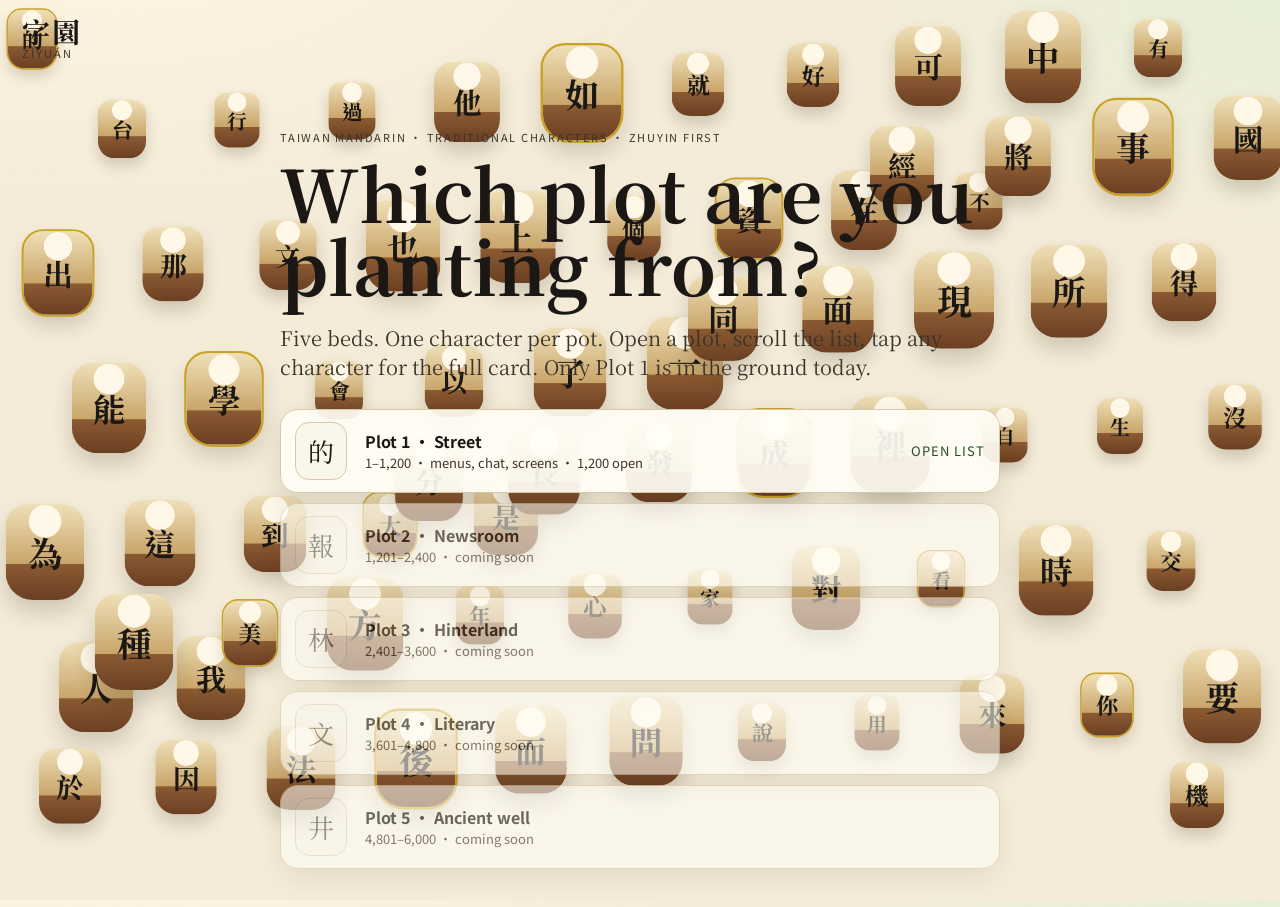
<file: index.html>
<!DOCTYPE html>
<html lang="en">
<head>
  <meta charset="utf-8" />
  <meta name="viewport" content="width=device-width, initial-scale=1" />
  <title>Zìyuán — pick a plot</title>
  <link rel="preconnect" href="https://fonts.googleapis.com" />
  <link rel="preconnect" href="https://fonts.gstatic.com" crossorigin />
  <link href="https://fonts.googleapis.com/css2?family=Noto+Sans+TC:wght@400;600;700&family=Noto+Serif+TC:wght@600;700&display=swap" rel="stylesheet" />
  <link rel="stylesheet" href="styles.css" />
</head>
<body class="land">
  <div class="sea" id="sea" aria-hidden="true"></div>
  <header class="land-top">
    <div class="brand">
      <b>字園</b>
      <span>ZÌYUÁN</span>
    </div>
  </header>
  <main class="land-hero">
    <p class="kicker">Taiwan Mandarin · Traditional characters · Zhuyin first</p>
    <h1>Which plot are you planting from?</h1>
    <p class="deck">Five beds. One character per pot. Open a plot, scroll the list, tap any character for the full card. Only Plot 1 is in the ground today.</p>
    <div class="plots">
      <a class="plot-card open" href="garden.html?plot=1">
        <div class="plot-pot">的</div>
        <div>
          <div class="plot-name">Plot 1 · Street</div>
          <div class="plot-meta">1–1,200 · menus, chat, screens · 1,200 open</div>
        </div>
        <span class="plot-go">Open list</span>
      </a>
      <button class="plot-card locked" type="button" data-soon="Plot 2 · Newsroom">
        <div class="plot-pot dim">報</div>
        <div>
          <div class="plot-name">Plot 2 · Newsroom</div>
          <div class="plot-meta">1,201–2,400 · coming soon</div>
        </div>
      </button>
      <button class="plot-card locked" type="button" data-soon="Plot 3 · Hinterland">
        <div class="plot-pot dim">林</div>
        <div>
          <div class="plot-name">Plot 3 · Hinterland</div>
          <div class="plot-meta">2,401–3,600 · coming soon</div>
        </div>
      </button>
      <button class="plot-card locked" type="button" data-soon="Plot 4 · Literary">
        <div class="plot-pot dim">文</div>
        <div>
          <div class="plot-name">Plot 4 · Literary</div>
          <div class="plot-meta">3,601–4,800 · coming soon</div>
        </div>
      </button>
      <button class="plot-card locked" type="button" data-soon="Plot 5 · Ancient well">
        <div class="plot-pot dim">井</div>
        <div>
          <div class="plot-name">Plot 5 · Ancient well</div>
          <div class="plot-meta">4,801–6,000 · coming soon</div>
        </div>
      </button>
    </div>
    <p class="land-note" id="soon-note"></p>
  </main>
  <script>
    const SEA = "的是不我一有大在人了中到資要以可這個你會好為上來學就交也用能如時文說沒他看那問生過對出而自行家得後裡台心所法成國年現因發事方面於長將美同機分經種者實意正力理明動公從兩部度臺".split("");
    const sea = document.getElementById("sea");
    const n = Math.min(72, Math.floor((innerWidth * innerHeight) / 16000) + 28);
    for (let i = 0; i < n; i++) {
      const el = document.createElement("span");
      el.className = "float-pot" + (i % 6 === 0 ? " gold" : "");
      el.textContent = SEA[i % SEA.length];
      el.style.left = ((i * 37) % 97) + "vw";
      el.style.top = ((i * 53) % 88) + "vh";
      el.style.animationDelay = (-Math.random() * 8) + "s";
      el.style.setProperty("--s", (0.7 + Math.random() * 0.55).toFixed(2));
      sea.appendChild(el);
    }
    document.querySelectorAll(".plot-card.locked").forEach((b) => {
      b.onclick = () => {
        b.classList.remove("shake"); void b.offsetWidth; b.classList.add("shake");
        document.getElementById("soon-note").textContent = b.dataset.soon + " is still closed. Open Plot 1.";
      };
    });
  </script>
</body>
</html>
</file>
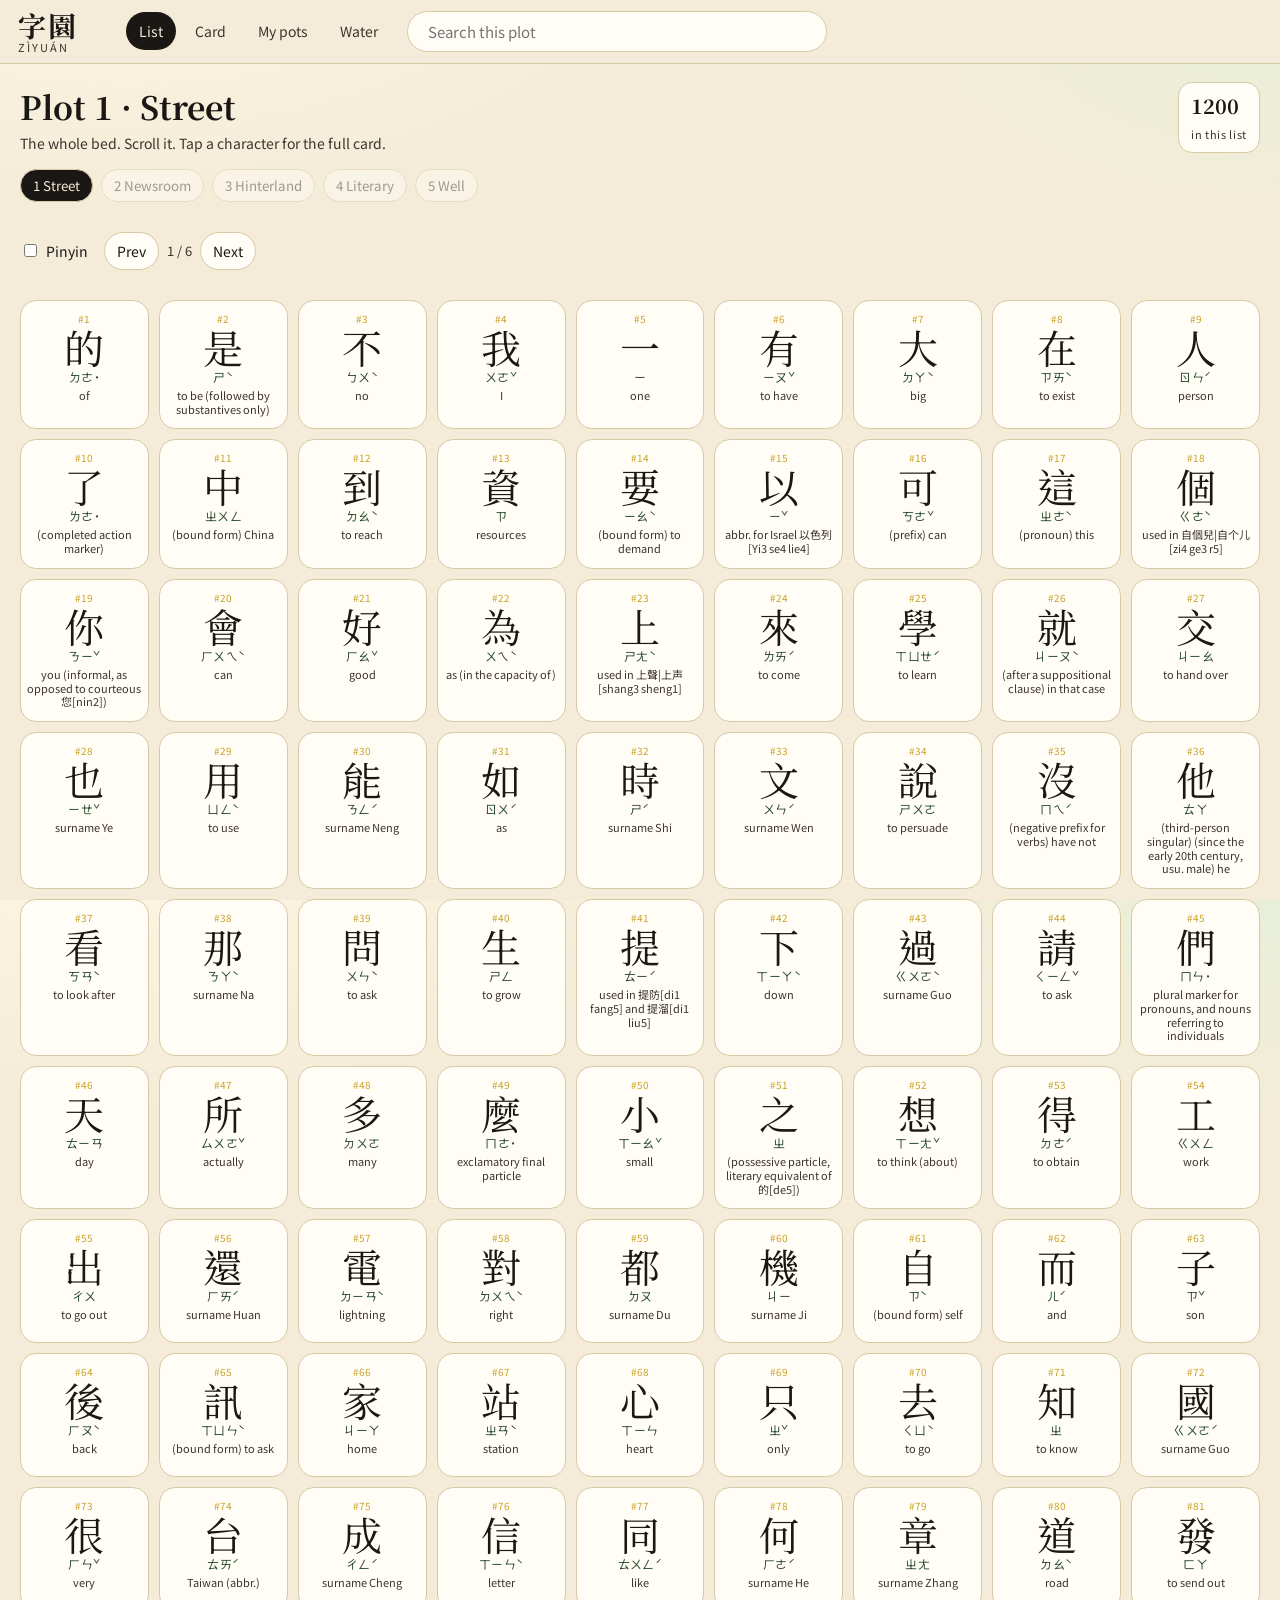
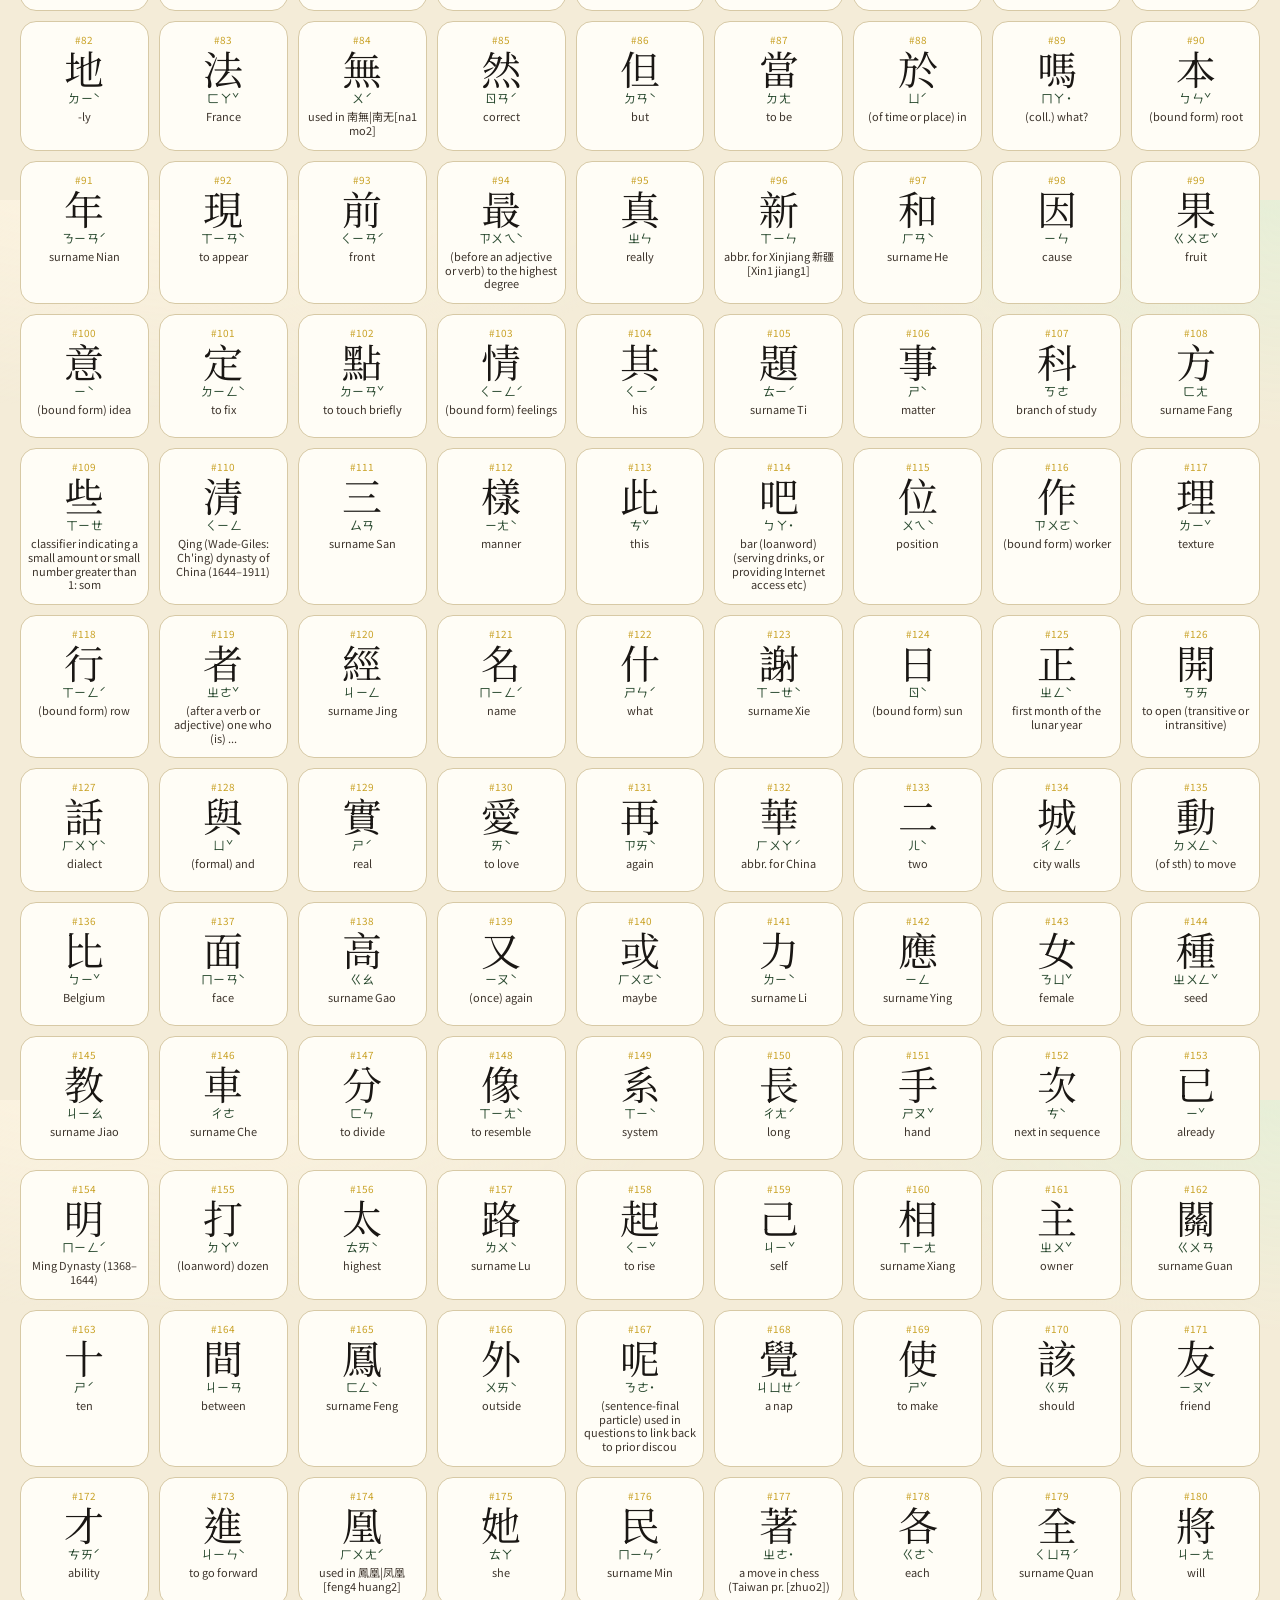
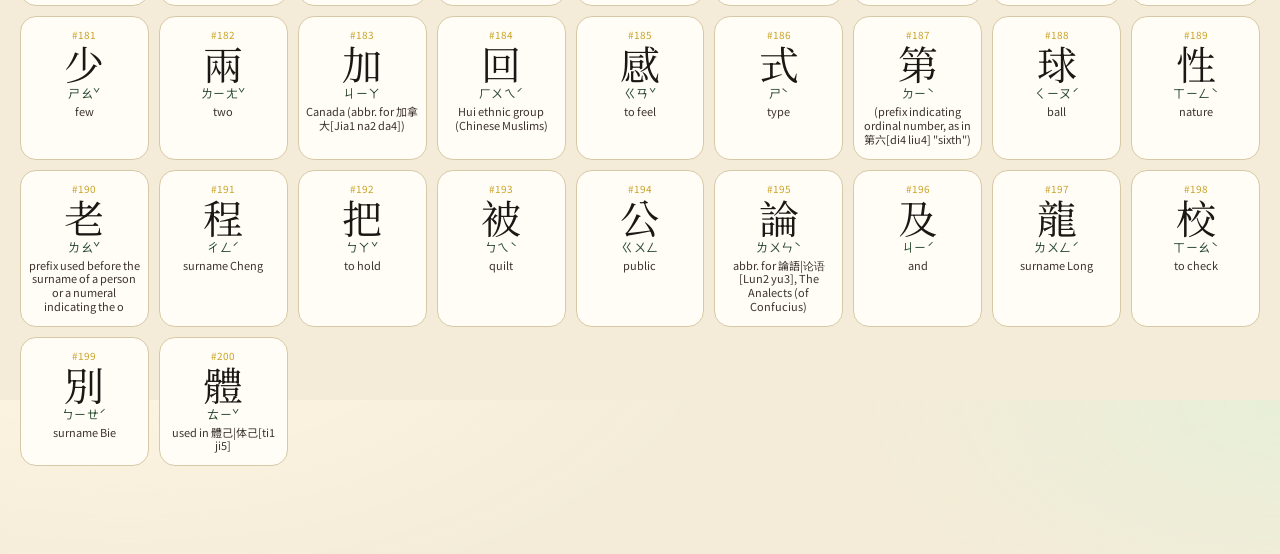
<file: garden.html>
<!DOCTYPE html>
<html lang="en">
<head>
  <meta charset="utf-8" />
  <meta name="viewport" content="width=device-width, initial-scale=1" />
  <title>Zìyuán — Plot list</title>
  <link rel="preconnect" href="https://fonts.googleapis.com" />
  <link rel="preconnect" href="https://fonts.gstatic.com" crossorigin />
  <link href="https://fonts.googleapis.com/css2?family=Noto+Sans+TC:wght@400;500;700&family=Noto+Serif+TC:wght@500;700&display=swap" rel="stylesheet" />
  <link rel="stylesheet" href="styles.css" />
</head>
<body>
  <div class="app">
    <header class="topbar">
      <a class="brand" href="index.html">
        <b>字園</b>
        <span>ZÌYUÁN</span>
      </a>
      <nav class="nav">
        <button data-view="nursery" class="active">List</button>
        <button data-view="profile">Card</button>
        <button data-view="garden">My pots</button>
        <button data-view="water">Water</button>
      </nav>
      <div class="search">
        <input id="q" placeholder="Search this plot" />
      </div>
    </header>
    <main>
      <section class="view on" data-view="nursery">
        <div class="hero">
          <div>
            <h1 id="plot-title">Plot 1 · Street</h1>
            <p>The whole bed. Scroll it. Tap a character for the full card.</p>
          </div>
          <div class="stat"><b id="n-count">0</b><span>in this list</span></div>
        </div>
        <div class="beds" id="plot-switch">
          <button data-lv="1" class="on">1 Street</button>
          <button data-lv="2" class="locked" disabled>2 Newsroom</button>
          <button data-lv="3" class="locked" disabled>3 Hinterland</button>
          <button data-lv="4" class="locked" disabled>4 Literary</button>
          <button data-lv="5" class="locked" disabled>5 Well</button>
        </div>
        <div class="settings-row">
          <label class="chk"><input type="checkbox" id="pinyin-toggle" /> Pinyin</label>
          <span class="pager">
            <button class="btn ghost" id="prev-page">Prev</button>
            <span id="n-page">1</span>
            <button class="btn ghost" id="next-page">Next</button>
          </span>
        </div>
        <div class="catalog-grid big" id="catalog-grid"></div>
      </section>

      <section class="view" data-view="profile">
        <div class="card-wrap">
          <button class="btn ghost" id="back-list">← Back to list</button>
          <div class="lookup">
            <div class="flip-wrap">
              <div class="flip-card" id="flip-card">
                <div class="flip-face flip-front">
                  <div class="tian replay" id="tian"><div class="big" id="p-glyph">字</div></div>
                  <div class="lookup-zy" id="p-zy"></div>
                </div>
                <div class="flip-face flip-back">
                  <div class="en-card">
                    <div class="kicker">English</div>
                    <p id="p-en-short">—</p>
                  </div>
                </div>
              </div>
            </div>
            <div class="lookup-actions">
              <button class="btn" id="btn-flip">Flip · English</button>
              <button class="btn ghost" id="btn-speak-f">Female</button>
              <button class="btn ghost" id="btn-speak-m">Male</button>
              <button class="btn ghost" id="btn-replay">Replay brush</button>
            </div>
          </div>
          <div class="dossier always" id="rich-panel">
            <div class="glyph-stage compact">
              <div class="meta-row">
                <span class="chip lv" id="p-rank">#</span>
                <span class="chip" id="p-stk"></span>
                <span class="chip" id="p-stage"></span>
              </div>
              <div class="actions">
                <button class="btn" id="btn-seed">Plant in my pots</button>
                <button class="btn ghost" id="btn-tray" style="display:none">Tray</button>
              </div>
            </div>
            <div class="panel">
              <h2>What it does</h2>
              <p class="lead" id="p-hook"></p>
              <div class="meta-row" id="p-stone-chips"></div>
              <p class="lead" id="p-weather"></p>
              <h2>English</h2>
              <p class="lead" id="p-en"></p>
              <p class="lead" id="p-tw" style="display:none"></p>
              <div class="readings" id="p-readings"></div>
              <div class="meta-row"><span id="p-py"></span></div>
              <h2>Words on this pot</h2>
              <div class="words" id="p-words"></div>
              <h2>Looks like</h2>
              <div class="meta-row" id="p-look"></div>
              <h2>Mem</h2>
              <p class="lead">Needed before the first planting. Short and stupid works.</p>
              <div class="mems" id="p-mems"></div>
              <textarea id="new-mem" rows="2" placeholder="Invent one"></textarea>
              <div class="actions">
                <label class="chk"><input type="checkbox" id="mem-adult" /> Adult</label>
                <button class="btn" id="btn-add-mem">Use this</button>
              </div>
              <h2>Notes</h2>
              <textarea id="p-notes" rows="3" placeholder="Only this browser"></textarea>
            </div>
          </div>
        </div>
      </section>

      <section class="view" data-view="garden">
        <div class="hero">
          <div>
            <h1>My pots</h1>
            <p>What you planted from this plot. Watering is a quiz.</p>
          </div>
          <div class="stats">
            <div class="stat"><b id="g-planted">0</b><span>planted</span></div>
            <div class="stat"><b id="g-due">0</b><span>thirsty</span></div>
            <div class="stat"><b id="g-bloom">0</b><span>bloom</span></div>
            <div class="stat"><b id="g-wilt">0</b><span>wilt</span></div>
          </div>
        </div>
        <div class="actions">
          <button class="btn" id="water-all">Water due pots</button>
          <button class="btn ghost" id="clear-garden">Clear my pots</button>
        </div>
        <div class="clockbox" style="margin:8px 0 16px">
          <span id="demo-flag">Demo clock</span>
          <label class="chk"><input type="checkbox" id="demo-toggle" checked /> Fast</label>
          <select id="demo-rate">
            <option value="2" selected>2 h/s</option>
            <option value="12">12 h/s</option>
            <option value="72">3 d/s</option>
          </select>
        </div>
        <div class="pots" id="garden-pots"></div>
      </section>

      <section class="view" data-view="water">
        <div class="hero">
          <div>
            <h1>Water</h1>
            <p>Character → meaning, or Zhuyin → character. A miss resets to four hours.</p>
          </div>
          <div class="stat"><b id="w-due">0</b><span>thirsty</span></div>
        </div>
        <div id="quiz-wrap"></div>
      </section>
    </main>
  </div>
  <div class="toast" id="toast"></div>
  <script src="catalog-1.js"></script>
  <script src="catalog-2.js"></script>
  <script src="catalog-3.js"></script>
  <script src="app.js"></script>
</body>
</html>
</file>
<file: styles.css>
:root {
  --ink: #1a1714;
  --ink-soft: #3d342c;
  --paper: #f4ecd8;
  --paper-2: #efe4c8;
  --rule: #d7c9a5;
  --moss: #3d6b45;
  --moss-2: #2a4a30;
  --leaf: #7cae62;
  --bud: #c45c6a;
  --pot: #b5683a;
  --pot-dark: #7a3e22;
  --gold: #c9a227;
  --thirst: #c4843a;
  --wilt: #8a6a4a;
  --dead: #5a5148;
  --warn: #a33b2c;
  --chip-tw: #2f5d50;
  --chip-cn: #6b4a3a;
  --shadow: 0 10px 28px rgba(40, 28, 12, .12);
  --serif: "Noto Serif TC", "I.Ming", "PMingLiU", serif;
  --sans: "Noto Sans TC", "PingFang TC", "Heiti TC", sans-serif;
  --mono: "Noto Sans TC", sans-serif;
}

* { box-sizing: border-box; }
html, body { margin: 0; height: 100%; }
body {
  font-family: var(--sans);
  background:
    radial-gradient(1200px 600px at 10% -10%, #fff6e4 0%, transparent 50%),
    radial-gradient(900px 500px at 100% 0%, #e7efd8 0%, transparent 46%),
    var(--paper);
  color: var(--ink);
  min-height: 100%;
}

.app { display: flex; flex-direction: column; min-height: 100%; }

.topbar {
  display: flex; align-items: center; gap: 16px;
  padding: 10px 18px;
  border-bottom: 1px solid var(--rule);
  background: rgba(244, 236, 216, .92);
  backdrop-filter: blur(8px);
  position: sticky; top: 0; z-index: 20;
}
.brand { display: flex; flex-direction: column; line-height: 1.1; min-width: 92px; }
.brand b { font-family: var(--serif); font-size: 28px; font-weight: 700; letter-spacing: .08em; }
.brand span { font-size: 11px; color: var(--ink-soft); letter-spacing: .18em; }
.nav { display: flex; gap: 6px; flex-wrap: wrap; }
.nav button, .iconbtn, .btn {
  font-family: var(--sans);
  border: 1px solid transparent;
  background: transparent;
  color: var(--ink-soft);
  padding: 8px 12px;
  border-radius: 999px;
  cursor: pointer;
  font-size: 14px;
}
.nav button.active {
  background: var(--ink);
  color: var(--paper);
}
.btn {
  background: var(--moss);
  color: #f6f3e8;
  border-color: var(--moss-2);
}
.btn.ghost { background: #fffdf6; color: var(--ink); border-color: var(--rule); }
.btn.warn { background: var(--warn); border-color: #7a2418; }
.btn:disabled { opacity: .45; cursor: not-allowed; }
.iconbtn { padding: 6px 8px; }
.grow { flex: 1; }
.search {
  flex: 1; min-width: 160px; max-width: 420px;
  display: flex; align-items: center;
  background: #fffdf6;
  border: 1px solid var(--rule);
  border-radius: 999px;
  padding: 0 12px;
}
.search input {
  width: 100%; border: 0; background: transparent;
  padding: 9px 8px; font: 15px var(--sans); outline: none; color: var(--ink);
}
.clockbox { font-size: 12px; color: var(--ink-soft); display: flex; align-items: center; gap: 8px; }
.clockbox select, .clockbox input[type=checkbox] { accent-color: var(--moss); }
select, textarea {
  font-family: var(--sans);
  border: 1px solid var(--rule);
  background: #fffdf6;
  border-radius: 10px;
  padding: 8px 10px;
  color: var(--ink);
}

main { flex: 1; padding: 18px 20px 88px; max-width: 1280px; margin: 0 auto; width: 100%; }
.view { display: none; }
.view.on { display: block; }

.hero {
  display: flex; justify-content: space-between; gap: 16px; align-items: flex-end;
  margin-bottom: 16px;
}
.hero h1 { font-family: var(--serif); font-weight: 700; font-size: 32px; margin: 0; }
.hero p { margin: 4px 0 0; color: var(--ink-soft); font-size: 14px; max-width: 62ch; }
.stats { display: flex; gap: 10px; flex-wrap: wrap; }
.stat {
  background: #fffdf6; border: 1px solid var(--rule); border-radius: 14px;
  padding: 8px 12px; min-width: 72px;
}
.stat b { display: block; font-family: var(--serif); font-size: 20px; }
.stat span { font-size: 11px; color: var(--ink-soft); letter-spacing: .06em; }

.beds { display: flex; gap: 8px; flex-wrap: wrap; margin: 8px 0 16px; }
.beds button {
  border: 1px solid var(--rule); background: #fffdf6; border-radius: 999px;
  padding: 6px 12px; cursor: pointer; font-family: var(--sans); color: var(--ink-soft);
}
.beds button.on { background: var(--ink); color: var(--paper); }

.pots {
  display: grid;
  grid-template-columns: repeat(auto-fill, minmax(118px, 1fr));
  gap: 14px;
}
.pot {
  background: #fffdf6;
  border: 1px solid var(--rule);
  border-radius: 18px;
  padding: 10px 8px 12px;
  text-align: center;
  cursor: pointer;
  box-shadow: var(--shadow);
  position: relative;
  transition: transform .15s ease;
}
.pot:hover { transform: translateY(-2px); }
.pot .glyph {
  font-family: var(--serif);
  font-size: 46px;
  line-height: 1.15;
  font-weight: 600;
}
.pot .zy { font-size: 13px; color: var(--moss-2); letter-spacing: .04em; min-height: 18px; }
.pot .stage { font-size: 11px; color: var(--ink-soft); margin-top: 4px; }
.pot .due { position: absolute; top: 8px; right: 8px; width: 8px; height: 8px; border-radius: 50%; }
.pot.seed .glyph { color: #6b5a3a; }
.pot.sprout .glyph { color: #4d7a3e; }
.pot.leaf .glyph { color: var(--moss); }
.pot.bud .glyph { color: #8a3d4a; }
.pot.bloom .glyph { color: var(--ink); }
.pot.thirsty { outline: 2px solid var(--thirst); }
.pot.wilt { filter: saturate(.5); }
.pot.dead { opacity: .55; filter: grayscale(.7); }
.plant-emoji { font-size: 16px; height: 20px; }

.empty {
  border: 1px dashed var(--rule);
  border-radius: 18px;
  padding: 36px 20px;
  text-align: center;
  color: var(--ink-soft);
  background: rgba(255,253,246,.5);
}

.catalog-grid {
  display: grid;
  grid-template-columns: repeat(auto-fill, minmax(92px, 1fr));
  gap: 8px;
}
.catalog-grid.big {
  grid-template-columns: repeat(auto-fill, minmax(118px, 1fr));
  gap: 10px;
}
.tile {
  background: #fffdf6;
  border: 1px solid var(--rule);
  border-radius: 16px;
  padding: 10px 6px 12px;
  text-align: center;
  cursor: pointer;
  min-height: 124px;
}
.tile:hover { transform: translateY(-2px); box-shadow: var(--shadow); }
.tile .g { font-family: var(--serif); font-size: 40px; line-height: 1.05; }
.tile .m { font-size: 12px; color: var(--moss-2); letter-spacing: .04em; }
.tile .r { font-size: 10px; color: var(--gold); }
.tile .gloss { font-size: 11px; color: var(--ink-soft); margin-top: 4px; line-height: 1.25; }
.tile.planted { box-shadow: inset 0 0 0 2px var(--leaf); }
.tile .twdot { color: var(--chip-tw); font-size: 10px; }
.card-wrap { max-width: 980px; margin: 0 auto; }
.dossier.always { display: grid; }
a.brand { text-decoration: none; color: inherit; }

.pager { display: flex; gap: 8px; align-items: center; margin: 14px 0; color: var(--ink-soft); font-size: 13px; }

.lookup { max-width: 480px; margin: 0 auto 28px; }
.lookup-bar { display: flex; justify-content: space-between; align-items: flex-end; gap: 12px; margin-bottom: 14px; }
.lookup-title { font-family: var(--serif); font-size: 28px; margin: 0; }
.kicker { letter-spacing: .16em; font-size: 11px; color: var(--ink-soft); text-transform: uppercase; }
.lookup-zy { text-align: center; font-size: 28px; letter-spacing: .12em; margin-top: 12px; color: var(--moss-2); min-height: 36px; }
.lookup-actions { display: flex; flex-wrap: wrap; gap: 8px; margin-top: 14px; justify-content: center; }
.lookup .note { text-align: center; font-size: 12px; color: var(--ink-soft); }

.flip-wrap { perspective: 1200px; }
.flip-card {
  position: relative;
  transform-style: preserve-3d;
  transition: transform .55s cubic-bezier(.2,.7,.2,1);
}
.flip-card.flipped { transform: rotateY(180deg); }
.flip-face { backface-visibility: hidden; -webkit-backface-visibility: hidden; }
.flip-back {
  position: absolute; inset: 0;
  transform: rotateY(180deg);
  display: grid; place-items: center;
  background: #fffdf6;
  border: 1px solid var(--rule);
  border-radius: 22px;
  padding: 24px;
}
.en-card { text-align: center; max-width: 28ch; }
.en-card p { font-family: "Noto Serif TC", serif; font-size: 26px; line-height: 1.35; margin: 8px 0 0; }
.rich-toggle { background: #fffdf6; border: 1px solid var(--rule); border-radius: 999px; padding: 6px 12px; }

.dossier { display: grid; grid-template-columns: 280px 1fr; gap: 22px; }
.dossier[hidden] { display: none !important; }
@media (max-width: 840px) { .dossier { grid-template-columns: 1fr; } }
.glyph-stage.compact { padding-top: 8px; }

.glyph-stage {
  background: #fffdf6;
  border: 1px solid var(--rule);
  border-radius: 22px;
  padding: 18px;
  box-shadow: var(--shadow);
}
.tian[data-color="ink"] { box-shadow: inset 0 0 0 3px #1a1714; }
.tian[data-color="moss"] { box-shadow: inset 0 0 0 3px #3d6b45; }
.tian[data-color="kiln"] { box-shadow: inset 0 0 0 3px #b5683a; }
.tian[data-color="jade"] { box-shadow: inset 0 0 0 3px #2f5d50; }
.tian[data-color="night"] { box-shadow: inset 0 0 0 3px #243a55; }
.tian[data-color="bone"] { box-shadow: inset 0 0 0 3px #8a6a4a; }
.tian[data-color="gold"] { box-shadow: inset 0 0 0 3px #c9a227; }
.tian {
  width: 100%;
  aspect-ratio: 1;
  border: 2px solid #c9b894;
  background:
    linear-gradient(#e6d7b0, #e6d7b0) center/100% 1px no-repeat,
    linear-gradient(#e6d7b0, #e6d7b0) center/1px 100% no-repeat,
    #faf6ea;
  display: grid; place-items: center;
  position: relative;
  overflow: hidden;
}
.tian .big {
  font-family: var(--serif);
  font-size: min(42vw, 220px);
  font-weight: 600;
  line-height: 1;
  animation: brushIn 1.1s ease both;
}
@keyframes brushIn {
  from { clip-path: inset(0 100% 0 0); filter: blur(2px); opacity: .2; }
  to { clip-path: inset(0 0 0 0); filter: blur(0); opacity: 1; }
}
.tian.replay .big { animation: none; }
.tian.replay .big { animation: brushIn 1.1s ease both; }

.meta-row { display: flex; gap: 8px; flex-wrap: wrap; margin-top: 12px; align-items: center; }
.chip {
  font-size: 12px; border-radius: 999px; padding: 3px 9px;
  background: #efe6cf; color: var(--ink-soft);
}
.chip.tw { background: #d7efe4; color: var(--chip-tw); }
.chip.cn { background: #f3e0d6; color: var(--chip-cn); }
.chip.lv { background: var(--ink); color: var(--paper); }

.actions { display: flex; gap: 8px; flex-wrap: wrap; margin-top: 14px; }

.panel h2 { font-family: var(--serif); font-size: 22px; margin: 0 0 8px; }
.panel p.lead { margin: 0 0 12px; color: var(--ink-soft); }
.readings { display: flex; gap: 8px; flex-wrap: wrap; margin-bottom: 10px; }
.rd {
  border: 1px solid var(--rule); border-radius: 12px; padding: 8px 10px; background: #fffdf6;
}
.rd b { display: block; font-size: 18px; }
.rd span { font-size: 12px; color: var(--ink-soft); }
.words { display: flex; flex-direction: column; gap: 8px; }
.word {
  display: grid; grid-template-columns: auto 1fr auto; gap: 10px; align-items: center;
  background: #fffdf6; border: 1px solid var(--rule); border-radius: 12px; padding: 8px 12px;
}
.word .ww { font-family: var(--serif); font-size: 22px; }
.word .we { font-size: 13px; color: var(--ink-soft); }

.mems { display: flex; flex-direction: column; gap: 10px; margin-top: 8px; }
.mem {
  border: 1px solid var(--rule); background: #fffdf6; border-radius: 14px; padding: 10px 12px;
}
.mem.adult { border-color: #e2b4ad; background: #fff6f3; }
.mem .row { display: flex; justify-content: space-between; gap: 8px; align-items: center; }
.votes { display: flex; gap: 6px; align-items: center; }
.votes button { border: 0; background: #efe6cf; border-radius: 8px; cursor: pointer; padding: 2px 8px; }

.quiz {
  max-width: 560px; margin: 24px auto; text-align: center;
}
.quiz .prompt {
  font-family: var(--serif); font-size: 88px; line-height: 1.1; margin: 10px 0;
}
.quiz .sub { color: var(--ink-soft); margin-bottom: 16px; }
.choices { display: grid; gap: 10px; }
.choices button {
  font-family: var(--sans); font-size: 18px; padding: 14px;
  border-radius: 14px; border: 1px solid var(--rule); background: #fffdf6; cursor: pointer;
}
.choices button.good { background: #d7efe4; border-color: var(--moss); }
.choices button.bad { background: #f3e0d6; border-color: var(--warn); }
.feedback { min-height: 28px; margin: 10px 0; font-size: 15px; }

.tray { display: flex; flex-wrap: wrap; gap: 8px; min-height: 72px;
  border: 1px dashed var(--rule); border-radius: 16px; padding: 12px; background: #fffdf6; }
.tray .chip-z {
  font-family: var(--serif); font-size: 28px; padding: 4px 10px;
  border: 1px solid var(--rule); border-radius: 12px; cursor: pointer; background: #faf6ea;
}

.footer-note {
  margin-top: 28px; font-size: 12px; color: var(--ink-soft); line-height: 1.55; max-width: 80ch;
}

.toast {
  position: fixed; bottom: 18px; left: 50%; transform: translateX(-50%);
  background: var(--ink); color: var(--paper); padding: 10px 16px; border-radius: 999px;
  font-size: 14px; display: none; z-index: 40;
}
.toast.on { display: block; }

.settings-row { display: flex; gap: 16px; flex-wrap: wrap; align-items: center; margin: 8px 0 16px; font-size: 14px; }
label.chk { display: flex; gap: 6px; align-items: center; cursor: pointer; }

.beds button.locked { opacity: .45; cursor: not-allowed; }

body.land { overflow-x: hidden; min-height: 100vh; }
.sea { position: fixed; inset: 0; z-index: 0; pointer-events: none; }
.float-pot {
  position: absolute;
  width: 64px; height: 78px;
  display: grid; place-items: center;
  font-family: var(--serif); font-size: 28px; font-weight: 700;
  background:
    radial-gradient(circle at 50% 18%, #fff8e8 0 18%, transparent 19%),
    linear-gradient(#efe0b8, #c9a56a 62%, #8a5a32 63%, #6b3f22);
  border-radius: 18px 18px 22px 22px;
  box-shadow: 0 10px 18px rgba(40,28,12,.18);
  transform: scale(var(--s, 1));
  animation: drift 14s ease-in-out infinite;
  color: var(--ink);
  pointer-events: auto;
  text-decoration: none;
}
.float-pot.gold { box-shadow: 0 0 0 2px #c9a227, 0 10px 18px rgba(40,28,12,.18); }
@keyframes drift {
  0%,100% { translate: 0 0; }
  50% { translate: 8px -14px; }
}
.land-top {
  position: relative; z-index: 2;
  display: flex; justify-content: space-between; align-items: center;
  padding: 16px 22px;
}
.land-hero {
  position: relative; z-index: 2;
  max-width: 760px; margin: 6vh auto 80px; padding: 0 20px;
}
.land-hero h1 {
  font-family: var(--serif); font-size: clamp(42px, 8vw, 72px);
  margin: 8px 0 10px; line-height: 1.02;
}
.land-hero .deck {
  font-family: "Source Serif 4", "Noto Serif TC", serif;
  font-size: 20px; color: var(--ink-soft); max-width: 38em;
}
.plots { display: grid; gap: 10px; margin-top: 28px; }
.plot-card {
  display: grid; grid-template-columns: 56px 1fr auto; gap: 14px; align-items: center;
  background: rgba(255,253,246,.92); border: 1px solid var(--rule);
  border-radius: 18px; padding: 12px 14px; text-decoration: none; color: inherit;
  font: inherit; text-align: left; cursor: pointer; box-shadow: var(--shadow);
}
.plot-card.locked { opacity: .62; }
.plot-pot {
  width: 52px; height: 58px; border-radius: 14px;
  display: grid; place-items: center;
  font-family: var(--serif); font-size: 26px;
  background: #faf6ea; border: 1px solid var(--rule);
}
.plot-pot.dim { filter: grayscale(.4); opacity: .7; }
.plot-name { font-weight: 700; }
.plot-meta { font-size: 13px; color: var(--ink-soft); }
.plot-go { font-size: 13px; letter-spacing: .08em; text-transform: uppercase; color: var(--moss-2); }
.plot-card.shake { animation: shake .4s ease; }
@keyframes shake { 25% { transform: translateX(-4px); } 75% { transform: translateX(4px); } }
.land-note { min-height: 24px; color: var(--warn); font-size: 14px; }
@media (max-width: 640px) {
  .float-pot { width: 48px; height: 60px; font-size: 22px; }
  .plot-card { grid-template-columns: 48px 1fr; }
  .plot-go { display: none; }
}
</file>
